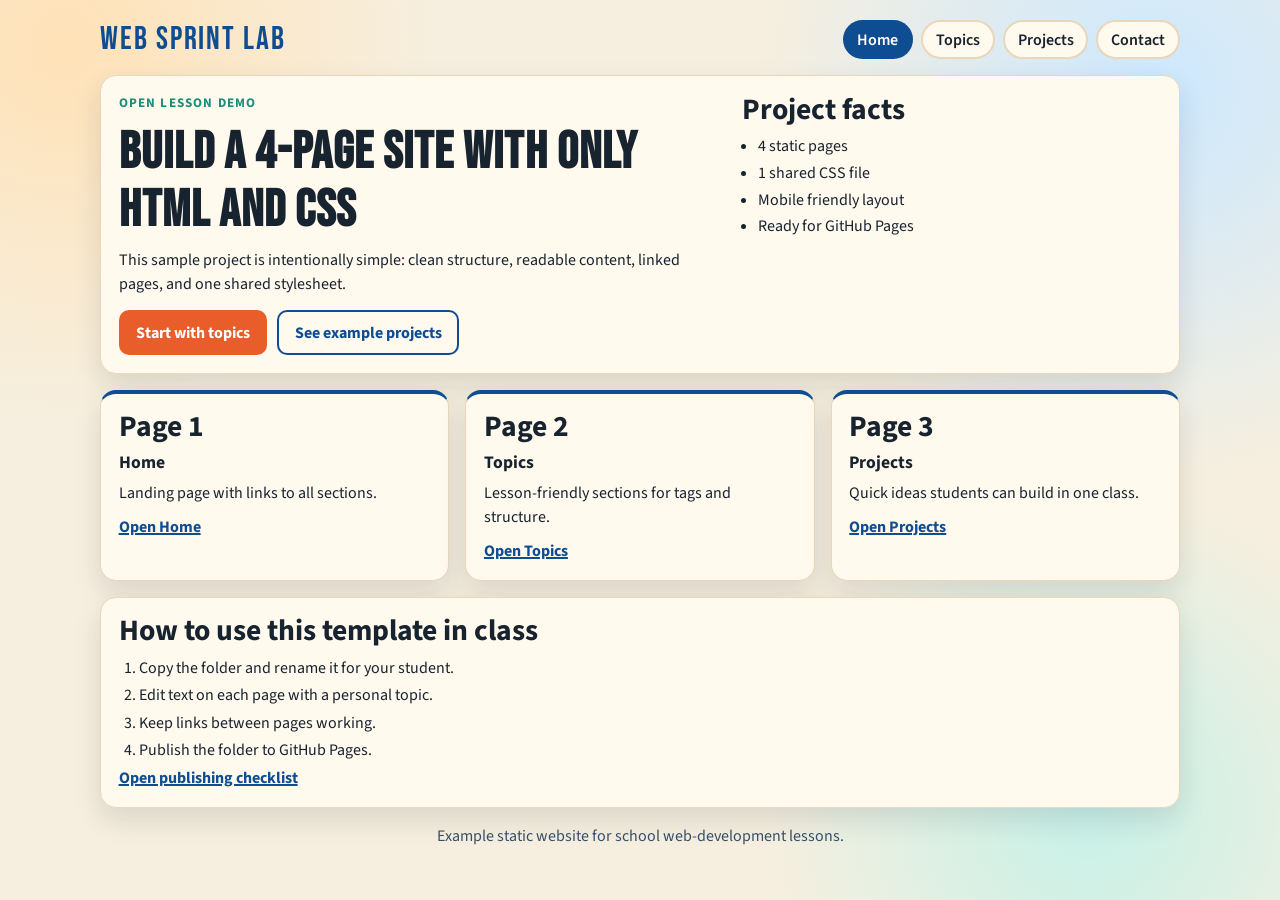
<file: index.html>
<!doctype html>
<html lang="en">
  <head>
    <meta charset="utf-8" />
    <meta name="viewport" content="width=device-width, initial-scale=1" />
    <title>Web Sprint Lab - Home</title>
    <meta
      name="description"
      content="A small multi-page HTML example project for GitHub Pages."
    />
    <link rel="preconnect" href="https://fonts.googleapis.com" />
    <link rel="preconnect" href="https://fonts.gstatic.com" crossorigin />
    <link
      href="https://fonts.googleapis.com/css2?family=Bebas+Neue&family=Source+Sans+3:wght@400;600;700&display=swap"
      rel="stylesheet"
    />
    <link rel="stylesheet" href="styles.css" />
  </head>
  <body>
    <div class="site-shell">
      <header class="topbar reveal">
        <a class="brand" href="index.html">Web Sprint Lab</a>
        <nav aria-label="Main navigation">
          <ul class="menu">
            <li><a class="active" href="index.html">Home</a></li>
            <li><a href="topics.html">Topics</a></li>
            <li><a href="projects.html">Projects</a></li>
            <li><a href="contact.html">Contact</a></li>
          </ul>
        </nav>
      </header>

      <main>
        <section class="hero panel reveal">
          <div>
            <p class="eyebrow">Open lesson demo</p>
            <h1>Build a 4-page site with only HTML and CSS</h1>
            <p>
              This sample project is intentionally simple: clean structure,
              readable content, linked pages, and one shared stylesheet.
            </p>
            <div class="cta-row">
              <a class="button" href="topics.html">Start with topics</a>
              <a class="button button-outline" href="projects.html"
                >See example projects</a
              >
            </div>
          </div>
          <aside class="stat-card" aria-label="Project facts">
            <h2>Project facts</h2>
            <ul>
              <li>4 static pages</li>
              <li>1 shared CSS file</li>
              <li>Mobile friendly layout</li>
              <li>Ready for GitHub Pages</li>
            </ul>
          </aside>
        </section>

        <section class="grid-3 reveal">
          <article class="panel card">
            <h2>Page 1</h2>
            <h3>Home</h3>
            <p>Landing page with links to all sections.</p>
            <a class="inline-link" href="index.html">Open Home</a>
          </article>
          <article class="panel card">
            <h2>Page 2</h2>
            <h3>Topics</h3>
            <p>Lesson-friendly sections for tags and structure.</p>
            <a class="inline-link" href="topics.html">Open Topics</a>
          </article>
          <article class="panel card">
            <h2>Page 3</h2>
            <h3>Projects</h3>
            <p>Quick ideas students can build in one class.</p>
            <a class="inline-link" href="projects.html">Open Projects</a>
          </article>
        </section>

        <section class="panel reveal">
          <h2>How to use this template in class</h2>
          <ol class="steps">
            <li>Copy the folder and rename it for your student.</li>
            <li>Edit text on each page with a personal topic.</li>
            <li>Keep links between pages working.</li>
            <li>Publish the folder to GitHub Pages.</li>
          </ol>
          <a class="inline-link" href="contact.html"
            >Open publishing checklist</a
          >
        </section>
      </main>

      <footer class="footer reveal">
        <p>Example static website for school web-development lessons.</p>
      </footer>
    </div>
  </body>
</html>
</file>
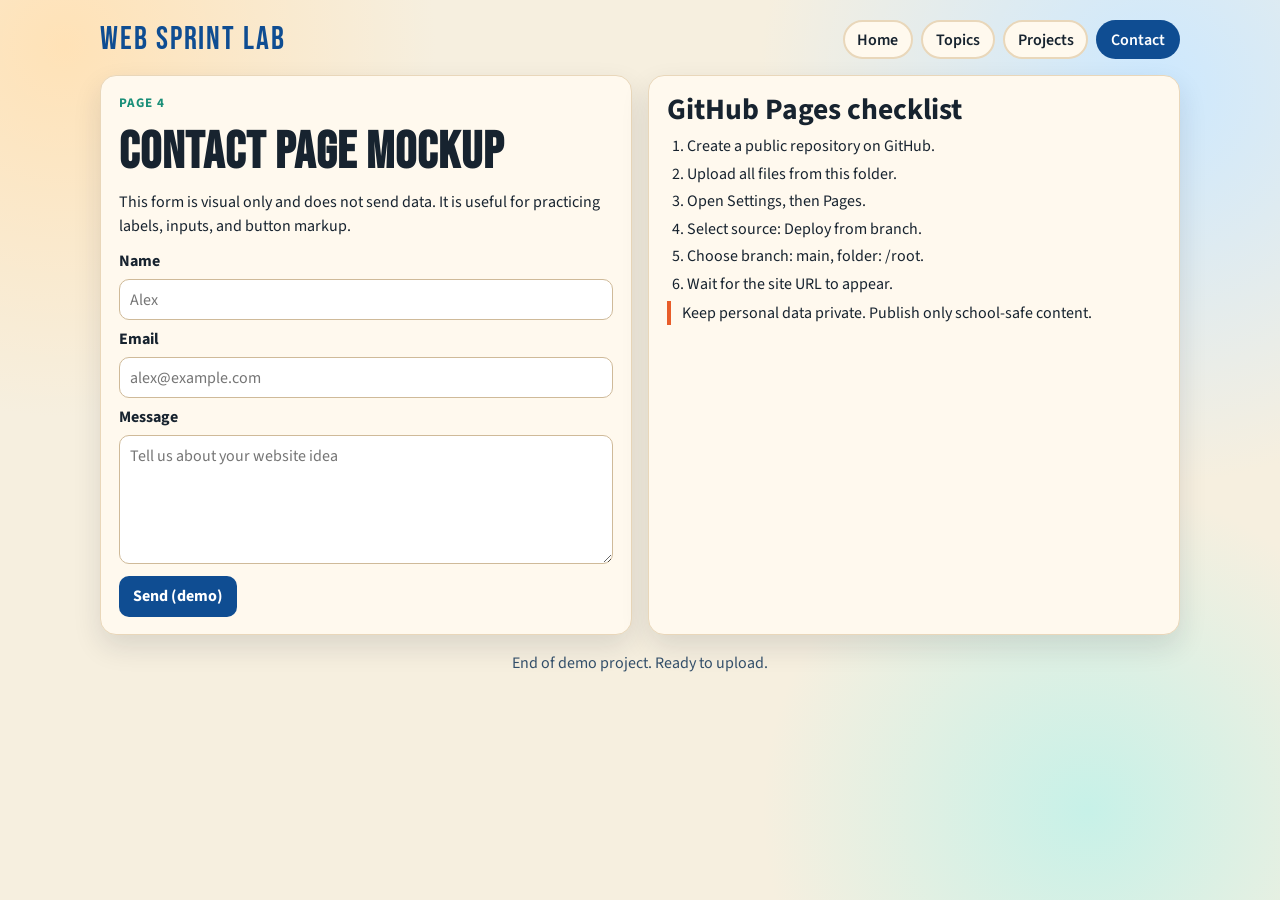
<file: contact.html>
<!doctype html>
<html lang="en">
  <head>
    <meta charset="utf-8" />
    <meta name="viewport" content="width=device-width, initial-scale=1" />
    <title>Web Sprint Lab - Contact</title>
    <meta
      name="description"
      content="Contact form mockup and GitHub Pages deployment checklist."
    />
    <link rel="preconnect" href="https://fonts.googleapis.com" />
    <link rel="preconnect" href="https://fonts.gstatic.com" crossorigin />
    <link
      href="https://fonts.googleapis.com/css2?family=Bebas+Neue&family=Source+Sans+3:wght@400;600;700&display=swap"
      rel="stylesheet"
    />
    <link rel="stylesheet" href="styles.css" />
  </head>
  <body>
    <div class="site-shell">
      <header class="topbar reveal">
        <a class="brand" href="index.html">Web Sprint Lab</a>
        <nav aria-label="Main navigation">
          <ul class="menu">
            <li><a href="index.html">Home</a></li>
            <li><a href="topics.html">Topics</a></li>
            <li><a href="projects.html">Projects</a></li>
            <li><a class="active" href="contact.html">Contact</a></li>
          </ul>
        </nav>
      </header>

      <main>
        <section class="grid-2 reveal">
          <article class="panel">
            <p class="eyebrow">Page 4</p>
            <h1>Contact page mockup</h1>
            <p>
              This form is visual only and does not send data. It is useful for
              practicing labels, inputs, and button markup.
            </p>
            <form class="contact-form" action="#" method="post">
              <label for="name">Name</label>
              <input id="name" name="name" type="text" placeholder="Alex" />

              <label for="email">Email</label>
              <input
                id="email"
                name="email"
                type="email"
                placeholder="alex@example.com"
              />

              <label for="message">Message</label>
              <textarea
                id="message"
                name="message"
                rows="5"
                placeholder="Tell us about your website idea"
              ></textarea>

              <button type="submit">Send (demo)</button>
            </form>
          </article>

          <aside class="panel">
            <h2>GitHub Pages checklist</h2>
            <ol class="steps">
              <li>Create a public repository on GitHub.</li>
              <li>Upload all files from this folder.</li>
              <li>Open Settings, then Pages.</li>
              <li>Select source: Deploy from branch.</li>
              <li>Choose branch: main, folder: /root.</li>
              <li>Wait for the site URL to appear.</li>
            </ol>
            <p class="note">
              Keep personal data private. Publish only school-safe content.
            </p>
          </aside>
        </section>
      </main>

      <footer class="footer reveal">
        <p>End of demo project. Ready to upload.</p>
      </footer>
    </div>
  </body>
</html>
</file>
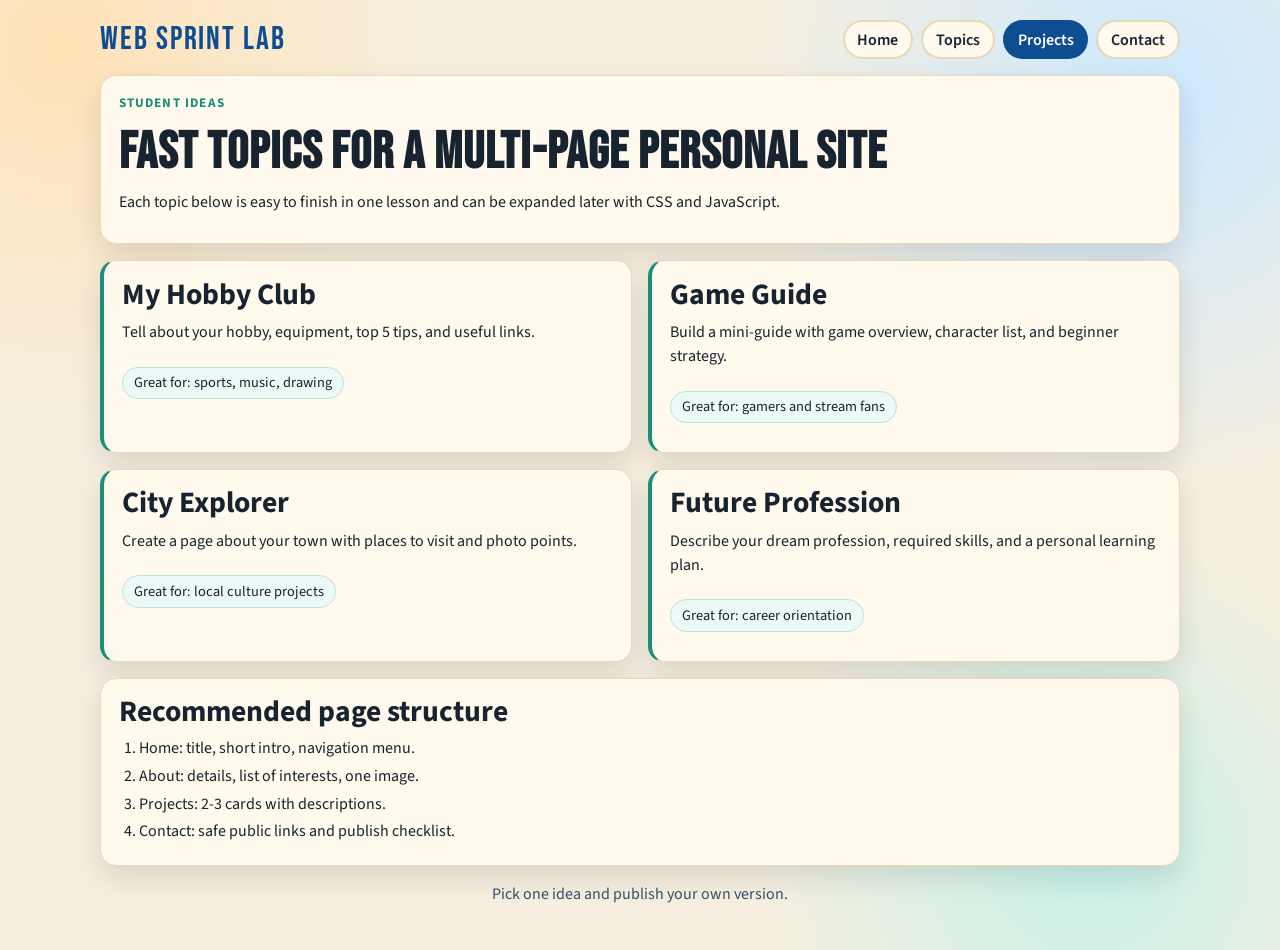
<file: projects.html>
<!doctype html>
<html lang="en">
  <head>
    <meta charset="utf-8" />
    <meta name="viewport" content="width=device-width, initial-scale=1" />
    <title>Web Sprint Lab - Projects</title>
    <meta
      name="description"
      content="Quick mini-project ideas for a beginner HTML lesson."
    />
    <link rel="preconnect" href="https://fonts.googleapis.com" />
    <link rel="preconnect" href="https://fonts.gstatic.com" crossorigin />
    <link
      href="https://fonts.googleapis.com/css2?family=Bebas+Neue&family=Source+Sans+3:wght@400;600;700&display=swap"
      rel="stylesheet"
    />
    <link rel="stylesheet" href="styles.css" />
  </head>
  <body>
    <div class="site-shell">
      <header class="topbar reveal">
        <a class="brand" href="index.html">Web Sprint Lab</a>
        <nav aria-label="Main navigation">
          <ul class="menu">
            <li><a href="index.html">Home</a></li>
            <li><a href="topics.html">Topics</a></li>
            <li><a class="active" href="projects.html">Projects</a></li>
            <li><a href="contact.html">Contact</a></li>
          </ul>
        </nav>
      </header>

      <main>
        <section class="panel reveal">
          <p class="eyebrow">Student ideas</p>
          <h1>Fast topics for a multi-page personal site</h1>
          <p>
            Each topic below is easy to finish in one lesson and can be expanded
            later with CSS and JavaScript.
          </p>
        </section>

        <section class="project-grid reveal">
          <article class="panel project-card">
            <h2>My Hobby Club</h2>
            <p>
              Tell about your hobby, equipment, top 5 tips, and useful links.
            </p>
            <p class="tag">Great for: sports, music, drawing</p>
          </article>

          <article class="panel project-card">
            <h2>Game Guide</h2>
            <p>
              Build a mini-guide with game overview, character list, and
              beginner strategy.
            </p>
            <p class="tag">Great for: gamers and stream fans</p>
          </article>

          <article class="panel project-card">
            <h2>City Explorer</h2>
            <p>
              Create a page about your town with places to visit and photo
              points.
            </p>
            <p class="tag">Great for: local culture projects</p>
          </article>

          <article class="panel project-card">
            <h2>Future Profession</h2>
            <p>
              Describe your dream profession, required skills, and a personal
              learning plan.
            </p>
            <p class="tag">Great for: career orientation</p>
          </article>
        </section>

        <section class="panel reveal">
          <h2>Recommended page structure</h2>
          <ol class="steps">
            <li>Home: title, short intro, navigation menu.</li>
            <li>About: details, list of interests, one image.</li>
            <li>Projects: 2-3 cards with descriptions.</li>
            <li>Contact: safe public links and publish checklist.</li>
          </ol>
        </section>
      </main>

      <footer class="footer reveal">
        <p>Pick one idea and publish your own version.</p>
      </footer>
    </div>
  </body>
</html>
</file>
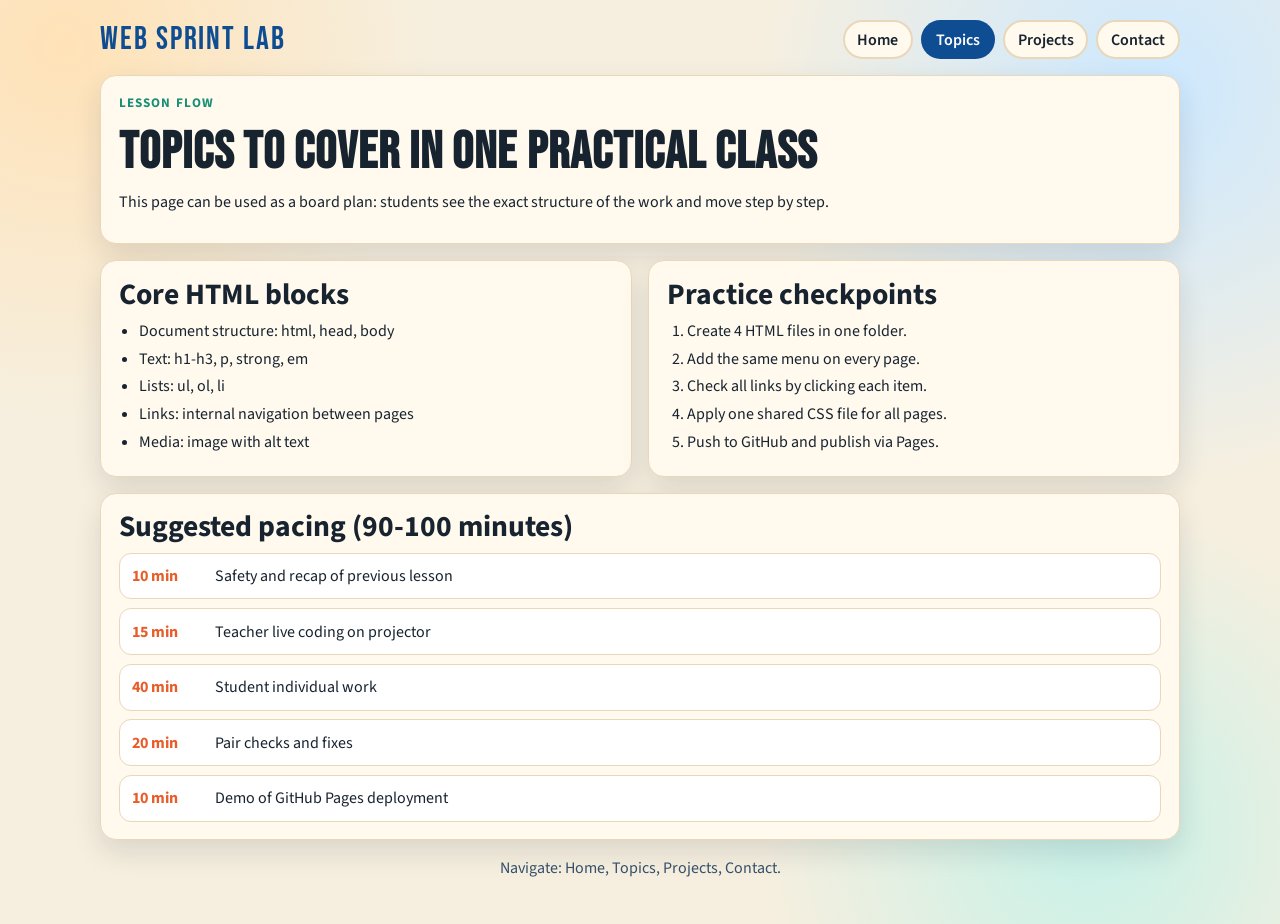
<file: topics.html>
<!doctype html>
<html lang="en">
  <head>
    <meta charset="utf-8" />
    <meta name="viewport" content="width=device-width, initial-scale=1" />
    <title>Web Sprint Lab - Topics</title>
    <meta
      name="description"
      content="Lesson topics and practical blocks for a beginner multi-page HTML site."
    />
    <link rel="preconnect" href="https://fonts.googleapis.com" />
    <link rel="preconnect" href="https://fonts.gstatic.com" crossorigin />
    <link
      href="https://fonts.googleapis.com/css2?family=Bebas+Neue&family=Source+Sans+3:wght@400;600;700&display=swap"
      rel="stylesheet"
    />
    <link rel="stylesheet" href="styles.css" />
  </head>
  <body>
    <div class="site-shell">
      <header class="topbar reveal">
        <a class="brand" href="index.html">Web Sprint Lab</a>
        <nav aria-label="Main navigation">
          <ul class="menu">
            <li><a href="index.html">Home</a></li>
            <li><a class="active" href="topics.html">Topics</a></li>
            <li><a href="projects.html">Projects</a></li>
            <li><a href="contact.html">Contact</a></li>
          </ul>
        </nav>
      </header>

      <main>
        <section class="panel reveal">
          <p class="eyebrow">Lesson flow</p>
          <h1>Topics to cover in one practical class</h1>
          <p>
            This page can be used as a board plan: students see the exact
            structure of the work and move step by step.
          </p>
        </section>

        <section class="grid-2 reveal">
          <article class="panel">
            <h2>Core HTML blocks</h2>
            <ul class="list-check">
              <li>Document structure: html, head, body</li>
              <li>Text: h1-h3, p, strong, em</li>
              <li>Lists: ul, ol, li</li>
              <li>Links: internal navigation between pages</li>
              <li>Media: image with alt text</li>
            </ul>
          </article>

          <article class="panel">
            <h2>Practice checkpoints</h2>
            <ol class="steps">
              <li>Create 4 HTML files in one folder.</li>
              <li>Add the same menu on every page.</li>
              <li>Check all links by clicking each item.</li>
              <li>Apply one shared CSS file for all pages.</li>
              <li>Push to GitHub and publish via Pages.</li>
            </ol>
          </article>
        </section>

        <section class="panel reveal">
          <h2>Suggested pacing (90-100 minutes)</h2>
          <div class="timeline">
            <p><span>10 min</span> Safety and recap of previous lesson</p>
            <p><span>15 min</span> Teacher live coding on projector</p>
            <p><span>40 min</span> Student individual work</p>
            <p><span>20 min</span> Pair checks and fixes</p>
            <p><span>10 min</span> Demo of GitHub Pages deployment</p>
          </div>
        </section>
      </main>

      <footer class="footer reveal">
        <p>Navigate: Home, Topics, Projects, Contact.</p>
      </footer>
    </div>
  </body>
</html>
</file>
<file: styles.css>
:root {
  --bg: #f6efdf;
  --ink: #17232f;
  --primary: #0f4d92;
  --accent: #e85d2a;
  --mint: #1a8f78;
  --paper: #fff9ee;
  --edge: #e9d7ba;
  --shadow: 0 12px 28px rgba(23, 35, 47, 0.12);
}

* {
  box-sizing: border-box;
}

html,
body {
  margin: 0;
  padding: 0;
}

body {
  font-family: "Source Sans 3", "Trebuchet MS", sans-serif;
  color: var(--ink);
  background:
    radial-gradient(circle at 5% 5%, #ffe2b7 0, transparent 25%),
    radial-gradient(circle at 90% 10%, #cce8ff 0, transparent 28%),
    radial-gradient(circle at 85% 90%, #c7f1e8 0, transparent 24%),
    var(--bg);
  min-height: 100vh;
}

.site-shell {
  width: min(1080px, 92vw);
  margin: 0 auto;
  padding: 1.25rem 0 2rem;
}

.topbar {
  display: flex;
  align-items: center;
  justify-content: space-between;
  gap: 1rem;
  margin-bottom: 1rem;
  flex-wrap: wrap;
}

.brand {
  font-family: "Bebas Neue", "Franklin Gothic Medium", sans-serif;
  font-size: 2rem;
  letter-spacing: 0.06em;
  text-decoration: none;
  color: var(--primary);
}

.menu {
  display: flex;
  gap: 0.5rem;
  padding: 0;
  margin: 0;
  list-style: none;
  flex-wrap: wrap;
}

.menu a {
  display: inline-block;
  text-decoration: none;
  color: var(--ink);
  border: 2px solid var(--edge);
  background: var(--paper);
  padding: 0.4rem 0.8rem;
  border-radius: 999px;
  font-weight: 600;
  transition: transform 160ms ease, background-color 160ms ease;
}

.menu a:hover,
.menu a:focus-visible {
  transform: translateY(-2px);
  background: #fff;
}

.menu .active {
  background: var(--primary);
  color: #fff;
  border-color: transparent;
}

main {
  display: grid;
  gap: 1rem;
}

.panel {
  background: var(--paper);
  border: 1px solid var(--edge);
  border-radius: 16px;
  padding: 1.1rem;
  box-shadow: var(--shadow);
}

.hero {
  display: grid;
  grid-template-columns: 1.45fr 1fr;
  gap: 1rem;
}

h1,
h2,
h3 {
  margin: 0 0 0.55rem;
  line-height: 1.1;
}

h1 {
  font-family: "Bebas Neue", "Franklin Gothic Medium", sans-serif;
  letter-spacing: 0.02em;
  font-size: clamp(2rem, 5vw, 3.25rem);
}

h2 {
  font-size: clamp(1.35rem, 2.8vw, 1.85rem);
}

h3 {
  font-size: 1.1rem;
}

p {
  margin: 0 0 0.7rem;
  line-height: 1.5;
}

.eyebrow {
  text-transform: uppercase;
  letter-spacing: 0.09em;
  color: var(--mint);
  font-weight: 700;
  font-size: 0.82rem;
}

.cta-row {
  display: flex;
  gap: 0.65rem;
  flex-wrap: wrap;
  margin-top: 0.9rem;
}

.button {
  text-decoration: none;
  display: inline-block;
  font-weight: 700;
  border-radius: 10px;
  padding: 0.6rem 0.95rem;
  background: var(--accent);
  color: #fff;
  border: 2px solid transparent;
  transition: transform 180ms ease, filter 180ms ease;
}

.button:hover,
.button:focus-visible {
  transform: translateY(-2px);
  filter: brightness(1.06);
}

.button-outline {
  background: transparent;
  color: var(--primary);
  border-color: var(--primary);
}

.stat-card ul {
  margin: 0;
  padding-left: 1rem;
}

.stat-card li {
  margin: 0.3rem 0;
}

.grid-3 {
  display: grid;
  grid-template-columns: repeat(3, minmax(0, 1fr));
  gap: 1rem;
}

.grid-2 {
  display: grid;
  grid-template-columns: repeat(2, minmax(0, 1fr));
  gap: 1rem;
}

.card {
  border-top: 4px solid var(--primary);
}

.inline-link {
  color: var(--primary);
  font-weight: 700;
  text-decoration-thickness: 2px;
}

.steps,
.list-check {
  margin: 0;
  padding-left: 1.25rem;
}

.steps li,
.list-check li {
  margin: 0.35rem 0;
}

.timeline {
  display: grid;
  gap: 0.55rem;
}

.timeline p {
  margin: 0;
  padding: 0.65rem 0.75rem;
  border-radius: 12px;
  background: #fff;
  border: 1px solid var(--edge);
}

.timeline span {
  display: inline-block;
  min-width: 5rem;
  font-weight: 700;
  color: var(--accent);
}

.project-grid {
  display: grid;
  grid-template-columns: repeat(2, minmax(0, 1fr));
  gap: 1rem;
}

.project-card {
  border-left: 4px solid var(--mint);
}

.tag {
  margin-top: 0.7rem;
  display: inline-block;
  border-radius: 999px;
  padding: 0.28rem 0.7rem;
  background: #edf9f6;
  border: 1px solid #b8e5da;
  font-size: 0.9rem;
}

.contact-form {
  display: grid;
  gap: 0.45rem;
}

label {
  font-weight: 700;
}

input,
textarea,
button {
  font: inherit;
}

input,
textarea {
  border: 1px solid #cfba99;
  background: #fff;
  border-radius: 10px;
  padding: 0.55rem 0.65rem;
}

textarea {
  resize: vertical;
}

button {
  margin-top: 0.25rem;
  border: 0;
  border-radius: 10px;
  padding: 0.6rem 0.9rem;
  background: var(--primary);
  color: #fff;
  font-weight: 700;
  cursor: pointer;
  width: fit-content;
}

.note {
  border-left: 4px solid var(--accent);
  padding-left: 0.7rem;
}

.footer {
  margin-top: 1rem;
  text-align: center;
  color: #334f6a;
}

.reveal {
  animation: rise 460ms ease both;
}

@keyframes rise {
  from {
    opacity: 0;
    transform: translateY(14px);
  }
  to {
    opacity: 1;
    transform: translateY(0);
  }
}

@media (max-width: 860px) {
  .hero,
  .grid-2,
  .grid-3,
  .project-grid {
    grid-template-columns: 1fr;
  }

  .brand {
    font-size: 1.75rem;
  }
}
</file>
